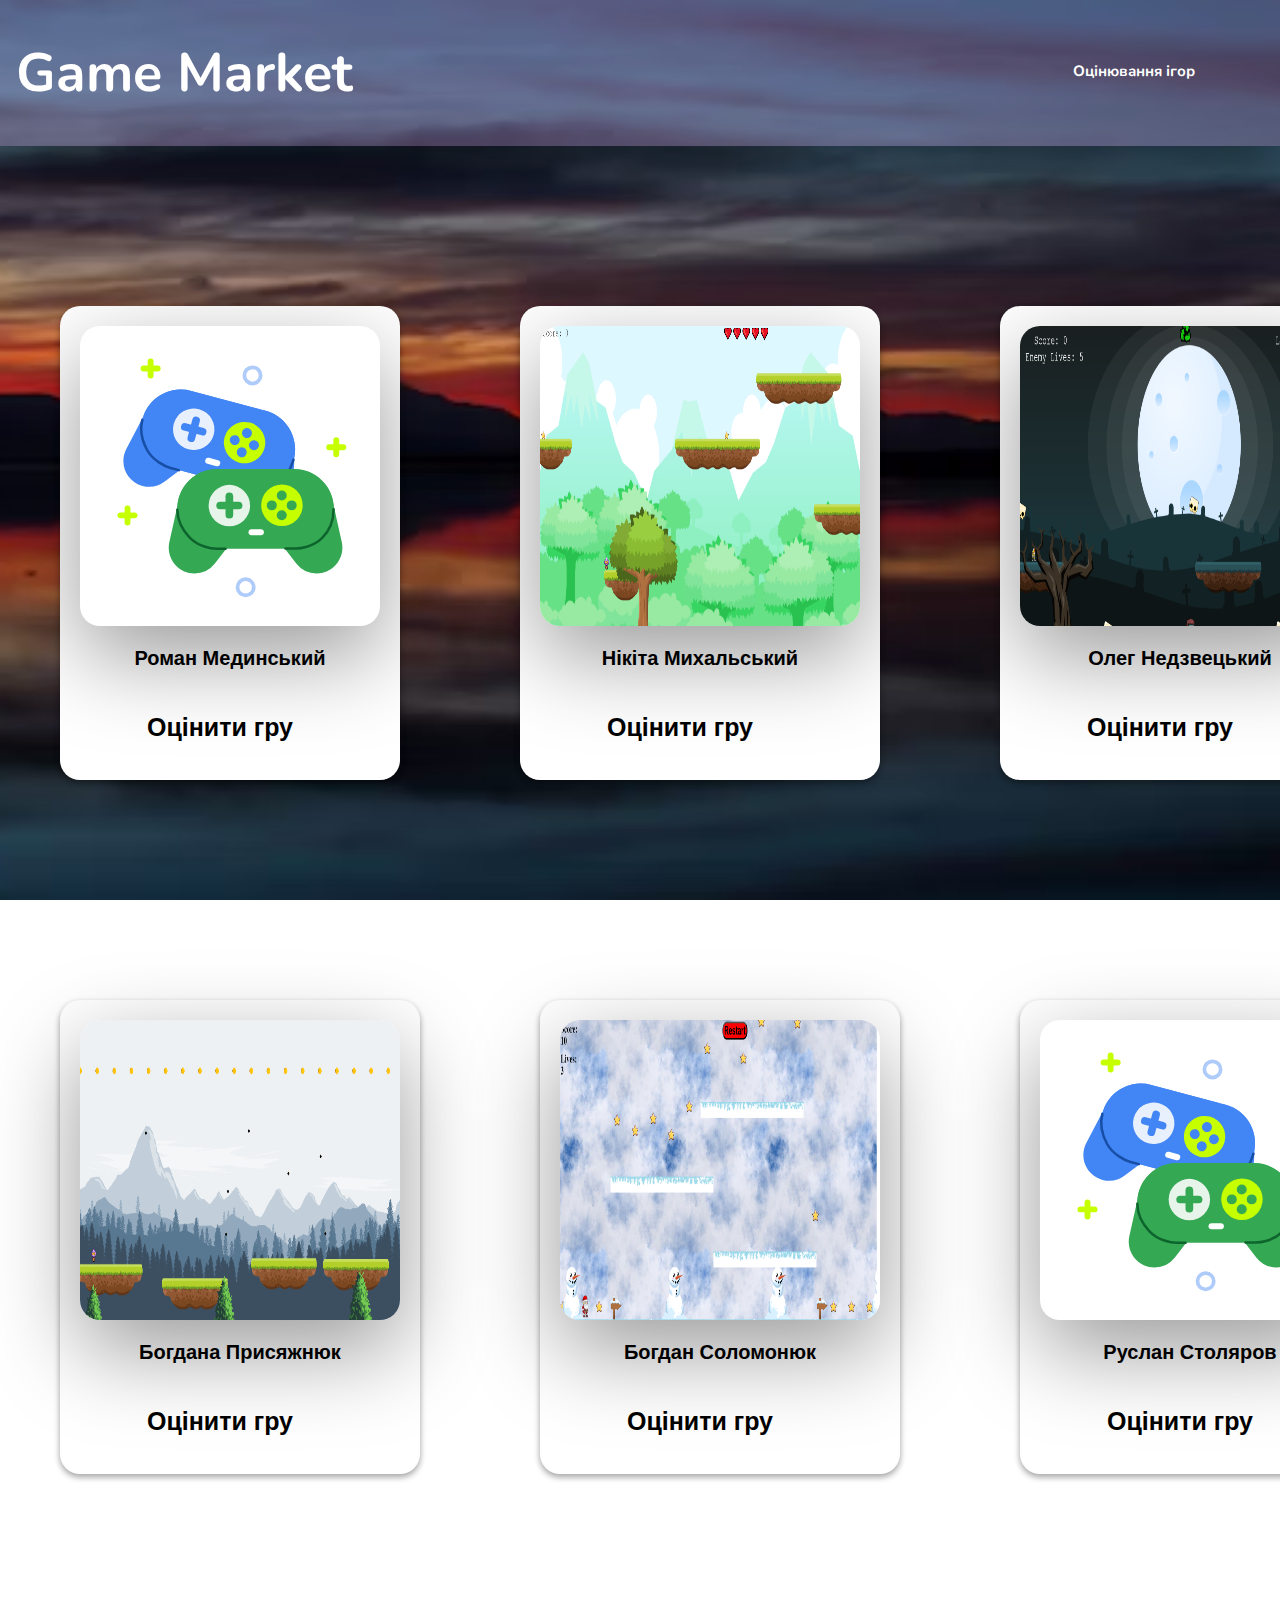
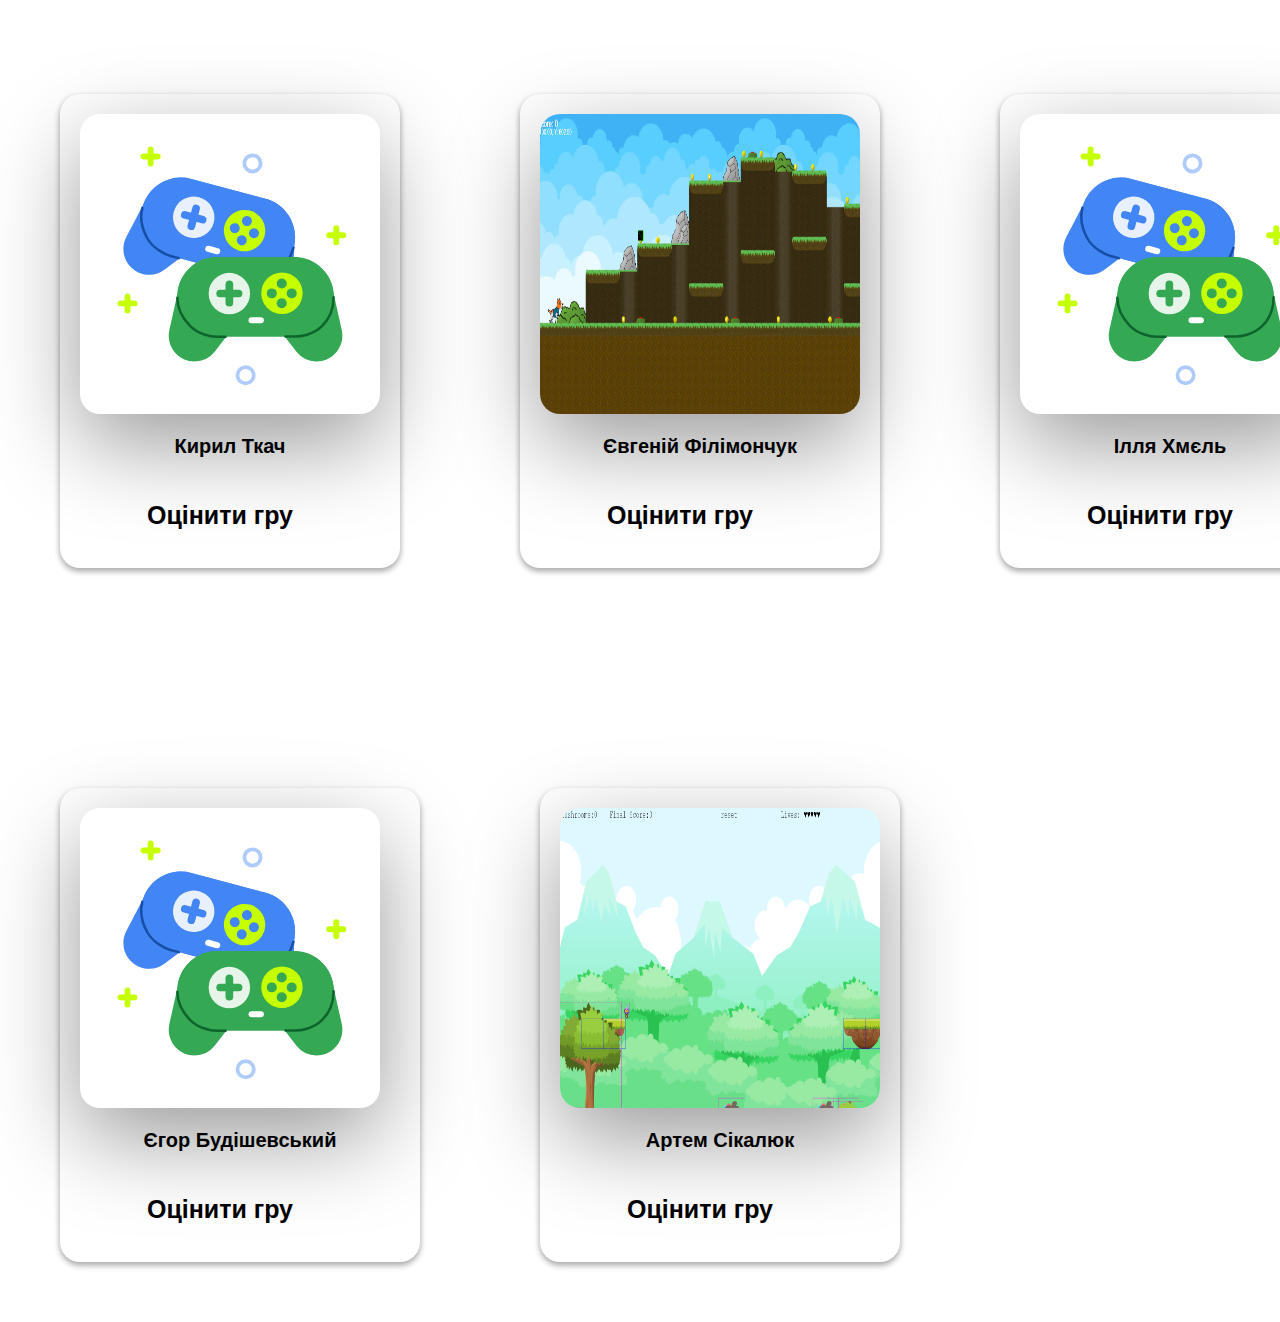
<file: index.html>
<!DOCTYPE html>
<html lang="en">
<head>
    <meta charset="UTF-8">
    <meta name="viewport" content="width=device-width, initial-scale=1.0">
    <link rel="stylesheet" href="style.css">
    <link rel="preconnect" href="https://fonts.googleapis.com">
    <link rel="preconnect" href="https://fonts.gstatic.com" crossorigin>
    <link href="https://fonts.googleapis.com/css2?family=Nunito:ital,wght@0,200..1000;1,200..1000&display=swap" rel="stylesheet">
    <title>GameMarket</title>
</head>
<body>
   <header>
        <div class="logo">
            <h1>Game Market</h1>
        </div>
        <div class="top-menu">
            <ul>
                
                
                <li class="ocen"><a href="#">Оцінювання ігор</a></li>
            </ul>
        </div>
    </header>
    <script>
        document.getElementById('scrollButton').addEventListener('click', function() {
            // Отримуємо потрібний елемент, до якого треба прокрутити
            var targetElement = document.getElementById('infoSection');
            
            // Прокручуємо сторінку до цього елемента
            targetElement.scrollIntoView({ behavior: 'smooth' });
        });
    </script>

    



    <div class="wrapper">
      
        <div class="card-one">
            
            <a href="" target="_blank">
            <img src= "img/controllers.svg" alt="" width="300px" height="300px" class="card-img">

            <div class="card-title">Роман Мединський</div>
        </a>

       
       
        <div class="buttons">
            <button><a href="" target="_blank">Оцінити гру</a></button>
            
          </div>
        </div>
        
        
    

    
       
       

       

        <div class="card-one">
            <a href="https://cement-official.github.io/Minorun/" target="_blank" >
            <img src="img/нікіта.png" alt="" width="320px" height="300px" class="card-img">

            <div class="card-title">Нікіта Михальський</div>
        </a>

        <div class="buttons">
            <button><a href="https://forms.gle/XVTQaam7Maj2HLCh8" target="_blank">Оцінити гру</a></button>
            
          </div>
        </div>

        <div class="card-one">
            <a href="https://viogoo.github.io/Phaser2stGame2/" target="_blank">
            <img src="img/олег.png" alt="" width="320px" height="300px" class="card-img">

            <div class="card-title">Олег Недзвецький</div>
        </a>


        <div class="buttons">
            <button><a href="https://forms.gle/bvgt8tydcyS6AXPA6" target="_blank">Оцінити гру</a></button>
            
          </div>
        </div>
        <div class="card-one">
            <a href="https://daria1284.github.io/Phaser2ndGame/" target="_blank">
            <img src="img/дарья.png" alt="" width="320px" height="300px" class="card-img">

            <div class="card-title">Дар'я Ніцкевич</div>
        </a>


        <div class="buttons">
            <button><a href="https://forms.gle/PSoFKF3f8JE8JDF18" target="_blank">Оцінити гру</a></button>
            
          </div>
        </div>
    </div>






    <div class="row">
        <div class="card-one">
            <a href="https://prydana.github.io/Phaser2stGame/" target="_blank">
            <img src="img/богдана.png" alt="" width="320px" height="300px" class="card-img">

            <div class="card-title">Богдана Присяжнюк</div>
        </a>


        <div class="buttons">
            <button><a href="https://forms.gle/HnBZ5pzJ4DLpa6E69" target="_blank">Оцінити гру</a></button>
            
          </div>
        </div>

        <div class="card-one">
            <a href="https://23asbr.github.io/phaser2ndGame/" target="_blank">
            <img src="img/бодя.png" alt="" width="320px" height="300px" class="card-img">

            <div class="card-title">Богдан Соломонюк</div>
        </a>


        <div class="buttons">
            <button><a href="https://forms.gle/DbGSNNiXNbAfQx6x6" target="_blank">Оцінити гру</a></button>
            
          </div>
        </div>

        <div class="card-one">
            <a href="" target="_blank">
            <img src="img/controllers.svg" alt="" width="300px" height="300px" class="card-img">

            <div class="card-title">Руслан Столяров</div>
        </a>


        <div class="buttons">
            <button><a href="" target="_blank">Оцінити гру</a></button>
            
          </div>
        </div>
        <div class="card-one">
            <a href="" target="_blank">
            <img src="img/controllers.svg" alt="" width="300px" height="300px" class="card-img">

            <div class="card-title">Дмитро Столярчук</div>
        </a>


        <div class="buttons">
            <button><a href="https://forms.gle/mbTievdu9FFLXpnV8" target="_blank">Оцінити гру</a></button>
            
          </div>
        </div>
    </div>




    <div class="wrap">
        <div class="card-one">
            <a href="" target="_blank">
            <img src="img/controllers.svg" alt="" width="300px" height="300px" class="card-img">

            <div class="card-title">Кирил Ткач</div>
        </a>


        <div class="buttons">
            <button><a href="https://forms.gle/uHDRhupAuBvuQrQT9" target="_blank">Оцінити гру</a></button>
            
          </div>
        </div>

        <div class="card-one">
            <a href="https://filimonchukevgeniy.github.io/Phaser2ndGame/" target="_blank">
            <img src="img/євген.png" alt="" width="320px" height="300px" class="card-img">

            <div class="card-title">Євгеній Філімончук</div>
        </a>


        <div class="buttons">
            <button><a href="https://forms.gle/gd2oE6EtLB3yFCa9A" target="_blank">Оцінити гру</a></button>
            
          </div>
        </div>

        <div class="card-one">
            <a href="" target="_blank">
            <img src="img/controllers.svg" alt="" width="300px" height="300px" class="card-img">

            <div class="card-title">
                Ілля Хмєль</div>
        </a>



        <div class="buttons">
            <button><a href="" target="_blank">Оцінити гру</a></button>
            
          </div>
        </div>
        <div class="card-one">
            <a href="https://d3nis1238.github.io/Phaser-2nd-Game/?authuser=0" target="_blank">
            <img src="img/денис.png" alt="" width="320px" height="300px" class="card-img">

            <div class="card-title">Денис Якубець</div>
        </a>

        <div class="buttons">
            <button><a href="https://forms.gle/NtHkb7ErZAcexoPY7" target="_blank">Оцінити гру</a></button>
            
          </div>
        </div>
    </div>


    <div class="wraprow">
        <div class="card-one">
            <a href="https://egorztukl.github.io/Platformer/" target="_blank">
            <img src="img/controllers.svg" alt="" width="300px" height="300px" class="card-img">

            <div class="card-title">Єгор Будішевський</div>
        </a>


        <div class="buttons">
            <button><a href="https://forms.gle/ziZ41L7qHnzp6o7x6" target="_blank">Оцінити гру</a></button>
            
          </div>
        </div>

        <div class="card-one">
            <a href="https://lokloter.github.io/Phaser2ndGame/" target="_blank">
            <img src="img/артем.png" alt="" width="320px" height="300px" class="card-img">

            <div class="card-title">Артем Сікалюк</div>
        </a>


        <div class="buttons">
            <button><a href="https://forms.gle/7oHYvp5hUw1oDwGZA" target="_blank">Оцінити гру</a></button>
            
          </div>
        </div>

    </div>
    




    
    
</body>
</html>
</file>
<file: style.css>
* {
   
}


body {
    font-family: "Nunito", sans-serif;
    
    color: white;

    scroll-snap-type: proximity;
    background-image: url(img/photo-1504712375254-d54f14d89508.avif);
    background-repeat: no-repeat;
    background-position: center center;
    background-attachment: fixed;
    -webkit-background-size: cover;
    -moz-background-size: cover;
    -o-background-size: cover;
    background-size: cover;
    margin: 0;
    padding: 0;
}

header {
    width: 100%;
    
    display: flex;
    justify-content: center;
    background-color: rgba(140, 101, 141, 0.432);
    box-shadow: rgba(0, 0, 0, 0.56) 0px 22px 70px 4px;
}

.logo,
.top-menu {
    display: inline-block;
    

}

.top-menu li{
    margin-right: 40px;
    display: inline-block;
    padding: 30px;

    transition: .3s ease;
    
}

.top-menu a{
   
    font-size: 15px;
    color: white;
    text-decoration: none;
}
.logo h1{
    margin-right: 650px;
    font-size: 54px;
    color: white;
    

    transition: .3s ease;
}
.logo h1:hover {
    color: rgb(255, 194, 125);
    scale: 1.05;
    
}


.top-menu li:hover {
    scale: 1.2;
}

.wrapper,
.row,
.wrap,
.wraprow {
    margin-top: 100px;
    display: flex;
    
}
.card-one {
    display: flex;
    flex-direction: column;

    background-color: #ffffff;
    width: 320px;
    border-radius: 20px;
    padding: 20px;
    margin: 60px;
    transition: .6s ease;

    box-shadow: rgba(0, 0, 0, 0.16) 0px 3px 6px, rgba(0, 0, 0, 0.23) 0px 3px 6px;
    


   
}

.card-one:hover {
    scale: 1.1;
    transform: rotate(-2deg);
    
    

    
    
}
.card-one:active {
  background-color: #beb1b1cb;
 
  
}
.card-one a {
    text-decoration: none;
}
.card-title {
    margin-top: 15px;
    font-size: 20px;
    font-weight: 500;
    color: #000000;
    text-align: center;
    font-family: 'Trebuchet MS', 'Lucida Sans Unicode', 'Lucida Grande', 'Lucida Sans', Arial, sans-serif;
    font-weight: 700;
    transition: .2s ease;
    
}
.card-title:hover {
  scale: 0.95;
  
  
  
}



.buttons {
    padding-top: 15px;
    display: flex;
    width: 280px;
    height: 75px;
    gap: 10px;
   
    

    transition: .3s ease;
  }
  
  .buttons button {
    --_c: #ffffff1e;
    flex: calc(1.25 + var(--_s,0));
    min-width: 0;
    font-size: 40px;
    font-weight: bold;
    height: var(--h);
    cursor: pointer;
    color: var(--_c);
    border: var(--b) solid var(--_c);
    background: 
      conic-gradient(at calc(100% - 1.3*var(--b)) 0,var(--_c) 209deg, #0000 211deg) 
      border-box;
    clip-path: polygon(0 0,100% 0,calc(100% - 0.577*var(--h)) 100%,0 100%);
    padding: 0 calc(0.288*var(--h)) 0 0;
    margin: 0 calc(-0.288*var(--h)) 0 0;
    box-sizing: border-box;
    transition: flex .4s;
  }
  .buttons button + button {
    --_c: #ffffff;
    flex: calc(.75 + var(--_s,0));
    background: 
      conic-gradient(from -90deg at calc(1.3*var(--b)) 100%,var(--_c) 119deg, #0000 121deg) 
      border-box;
    clip-path: polygon(calc(0.577*var(--h)) 0,100% 0,100% 100%,0 100%);
    margin: 0 0 0 calc(-0.288*var(--h));
    padding: 0 0 0 calc(0.288*var(--h));
  }

  .buttons button:focus-visible + button {
    background: none;
    clip-path: none;
    margin: 0;
    padding: 0;
  }
  
  .buttons button:has(+ button:focus-visible) {
    background: none;
    clip-path: none;
    margin: 0;
    padding: 0;
  }
  button:hover,
  button:active:not(:focus-visible) {
    --_s: .75;
  }
  button:active {
    
    color: #fff;
  }

.buttons:hover {
    scale: 0.9;
    transform: rotate(1deg);
    
    
    
    
}

.buttons a {
    color: #000;
    font-size: 25px;

    transition: .3s ease-in;
}
.buttons a:hover {
  color: rgb(26, 26, 26);
}

  


.mont {
display: flex;
flex-direction: column;
margin-left: 50px;
}
.titleloop {
    text-align: center;
    font-size: 36px;

    transition: .2s ease;
    transform: rotate(-5deg);
    font-weight: 600;
}
.titleloop:hover {
  transform: rotate(0deg);
}
.osnv {
  font-size: 22px;
  text-align: center;
}
.septum {
  color: coral;
}
.ocen {
  font-size: 30px;
  font-weight: 700;

  transition: 3s ease;

}
.ocen:active {
  font-size: 40px;
}
img {
  transition: 1s ease;
  border-radius: 20px;
  box-shadow: rgba(0, 0, 0, 0.4) 0px 30px 90px;

}
img:hover {
  scale: 1.05;
}
img:active {
  padding: 5px;
}
</file>
